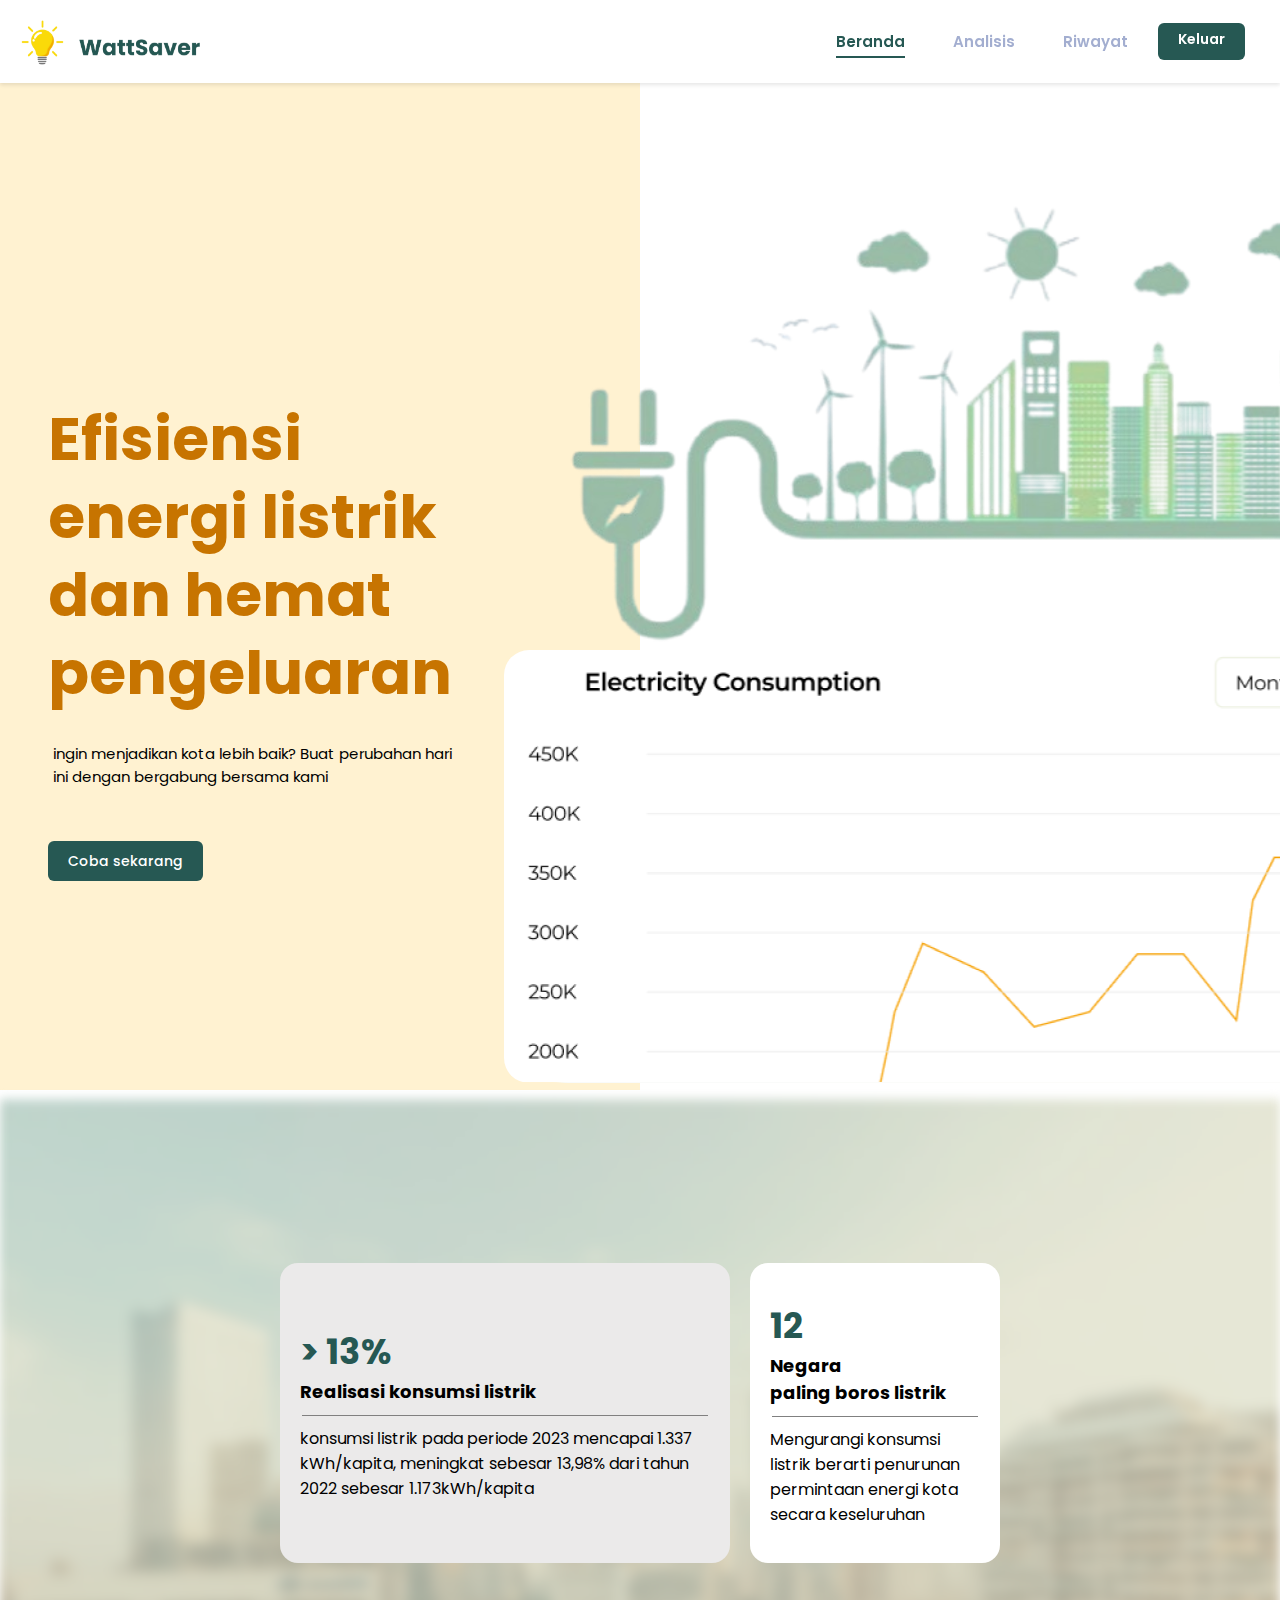
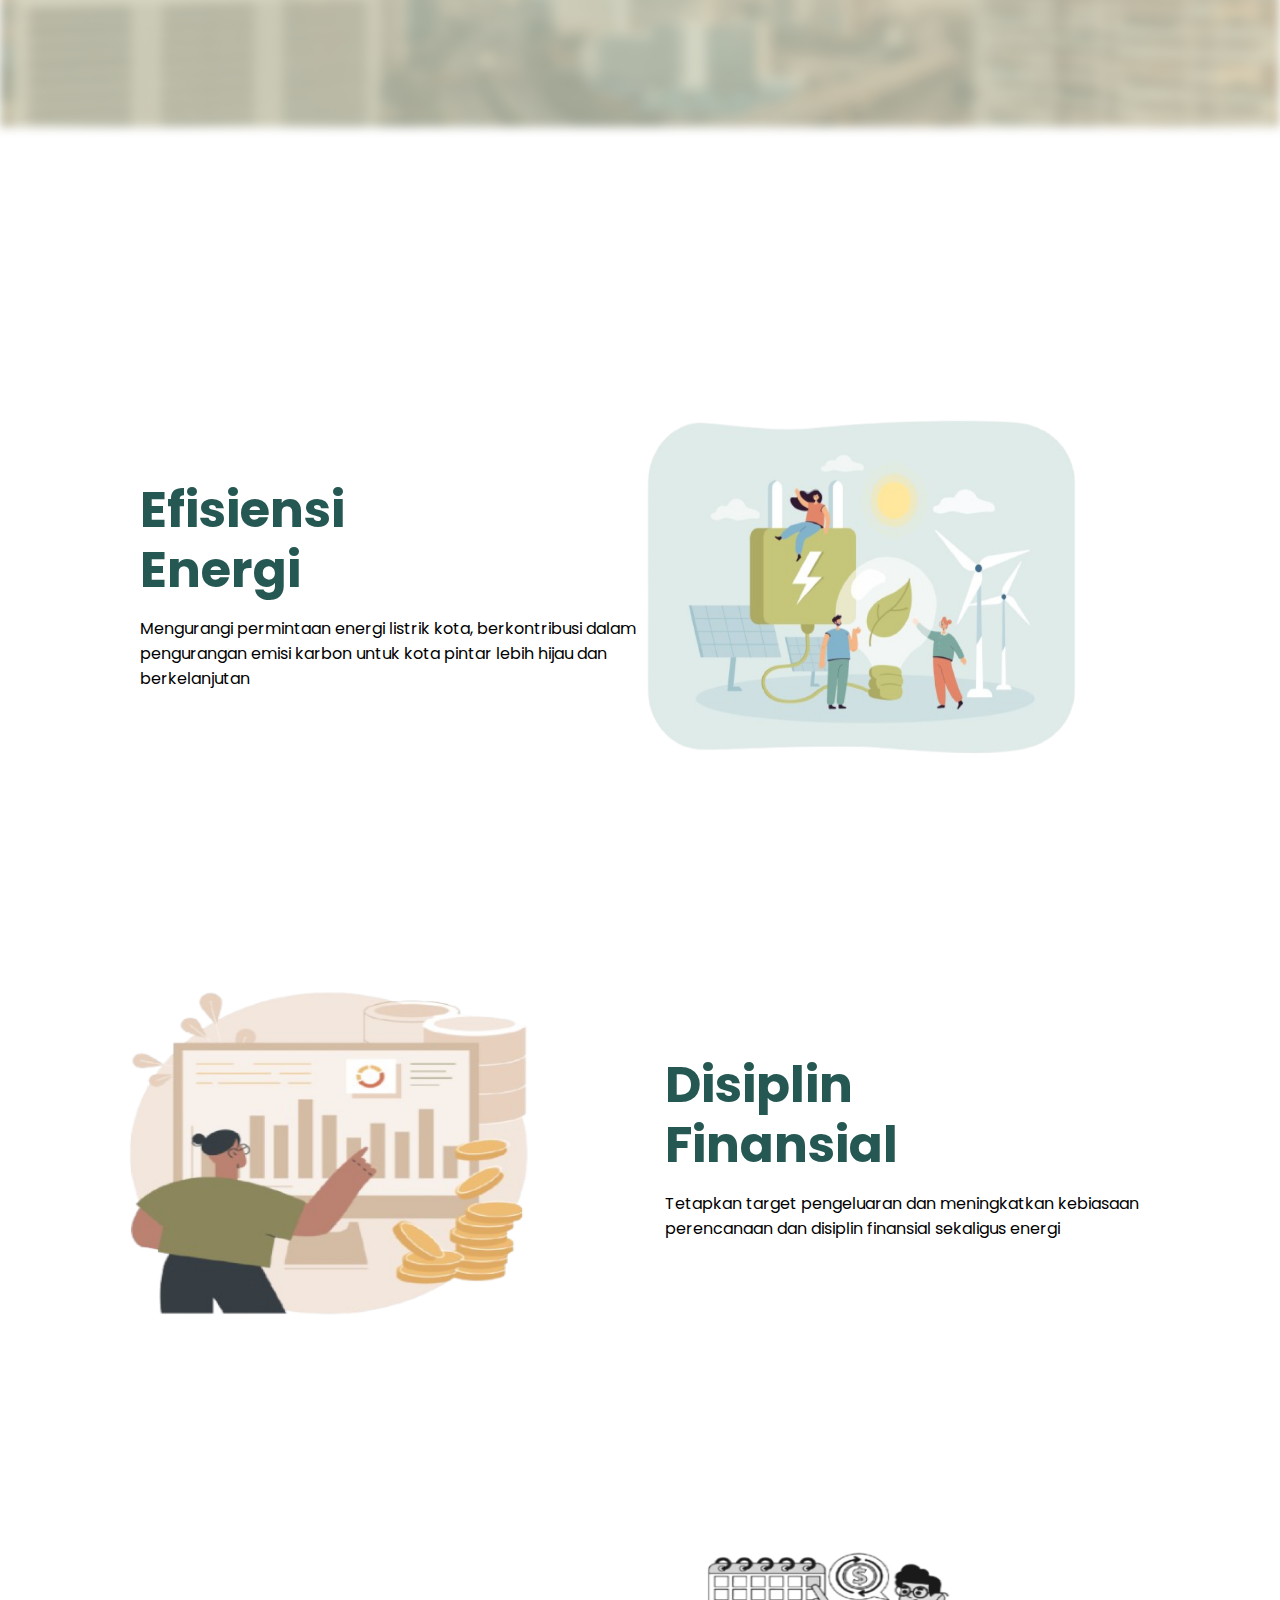
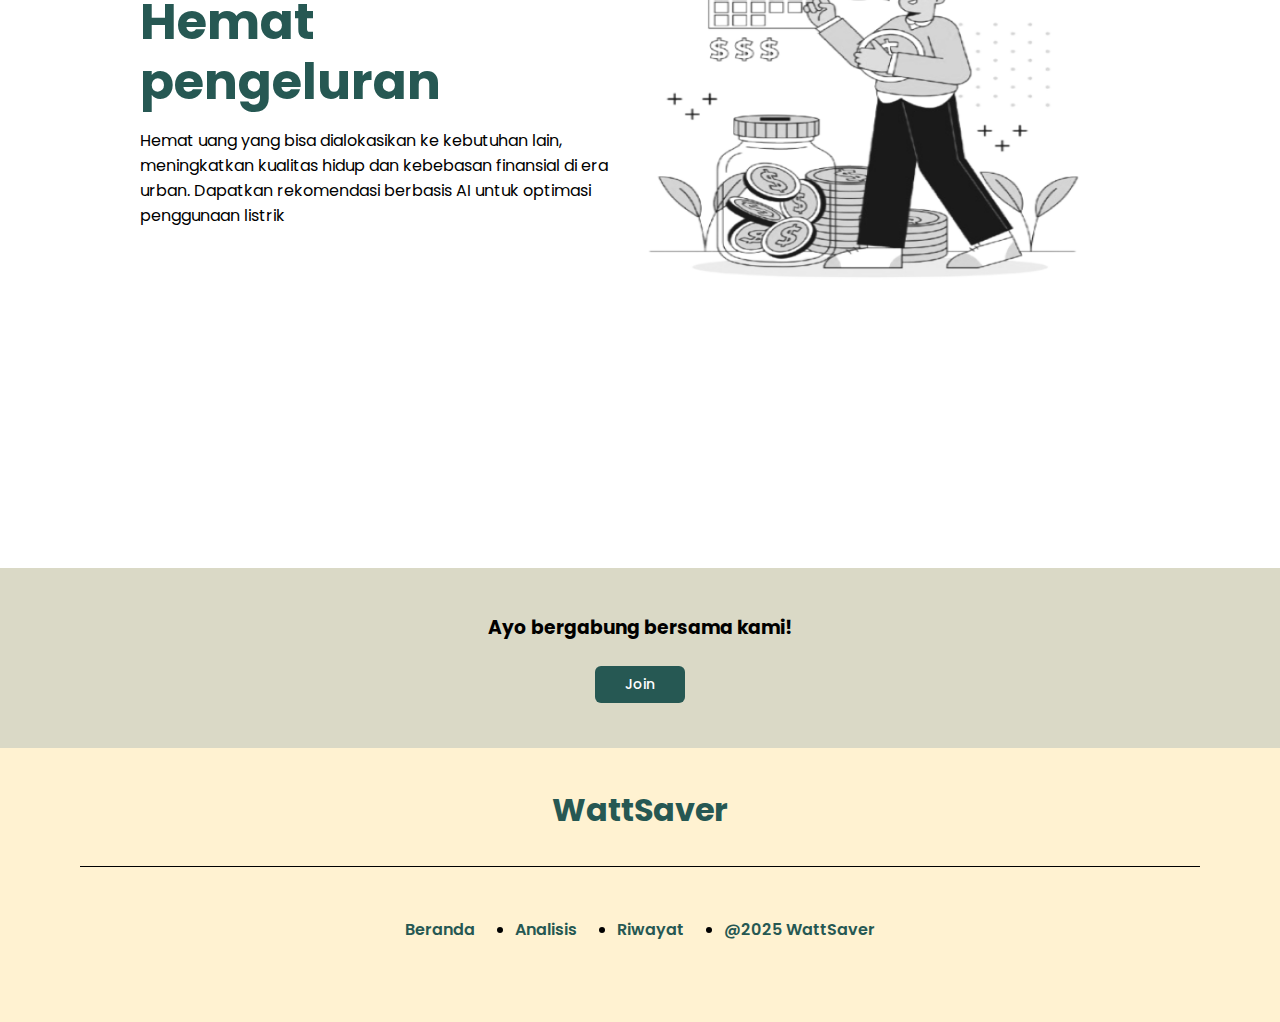
<file: index.html>
<!DOCTYPE html>
<html lang="en">
<head>
    <meta charset="UTF-8">
    <meta name="viewport" content="width=device-width, initial-scale=1.0">
    <!-- <script src="https://cdn.jsdelivr.net/npm/@tailwindcss/browser@4"></script> -->
    <title>Document</title>
    <link rel="stylesheet" href="../css/styles.css">
</head>
<body>
    <header>
        <nav class="navbar">
            <!-- not login -->
            <div class="navbar-guest" style="display:none;">
                <img src="..\assets\logo-nobg.png" alt="logo+icon" class="logo">
                <a href="html/login.html" class="btn-green" id="masuk">Masuk</a>
            </div>

            <!-- after login -->
            <div class="navbar-logged-in">
                <img src="..\assets\logo-nobg.png" alt="logo+icon" class="logo">
                <div class="nav-links">
                    <a href="index.html" data-page="beranda" class="active">Beranda</a>
                    <a href="../html/analisis.html" data-page="analisis">Analisis</a>
                    <a href="../html/history.html" data-page="history">Riwayat</a>
                </div>
                <a class="btn-green" id="keluar">Keluar</a>
            </div>
        </nav>

        <script src="navbar.js"></script>
    </header>
    

    <section id="coba-sekarang">

        <div class="try-grid-item-1">
            <h1>Efisiensi energi listrik dan hemat pengeluaran</h1>
            <p>ingin menjadikan kota lebih baik? Buat perubahan hari ini dengan bergabung bersama kami</p>
            <a href="html\login.html" class="btn-green" id="try-now">Coba sekarang</a>
        </div>

        <div class="try-grid-item-2">
            <img src="assets\green-nobg.png" alt="green-items">
            <img id="graph" src="assets\graph-electricity-promote.png" alt="graph-consumption">
        </div>

    </section>

    <div class="blur-bg">
        <section id="data-problem">
            <div class="data-explain">
                <h2>> 13%</h2>
                <h5>Realisasi konsumsi listrik</h5>
                <hr>
                <p>konsumsi listrik pada periode 2023 
                    mencapai 1.337 kWh/kapita, meningkat 
                    sebesar 13,98% dari tahun 2022 sebesar
                    1.173kWh/kapita</p>
            </div>
            
            <div class="data-explain">
                <h2>12</h2>
                <h5>Negara<br>paling boros listrik</h5>
                <hr>
                <p>Mengurangi konsumsi listrik berarti penurunan 
                    permintaan energi kota secara keseluruhan</p>
                </div>
         </section>
    </div>

    <section id="benefit">
        <div class="benefit-item">
            <div class="benefit-desc">
                <h1>Efisiensi Energi</h1>
                <p>Mengurangi permintaan energi listrik kota, berkontribusi dalam 
                    pengurangan emisi karbon untuk kota pintar lebih 
                    hijau dan berkelanjutan </p>
            </div>
            <img class='img-benefit' src="assets\efisiensi-pict.png" alt="efisiensi-pict">
        </div>

        <div class="benefit-item">
            <div div class="benefit-desc">
                <h1>Disiplin Finansial</h1>
                <p>Tetapkan target pengeluaran dan meningkatkan 
                    kebiasaan perencanaan dan disiplin finansial sekaligus energi </p>
            </div>
            <img class='img-benefit' src="assets\disiplin-pict.png" alt="efisiensi-pict">
        </div>

        <div class="benefit-item">
            <div class="benefit-desc">
                <h1>Hemat pengeluran</h1>
                <p>Hemat uang yang bisa dialokasikan ke kebutuhan lain, 
                    meningkatkan kualitas hidup dan kebebasan finansial di era urban. 
                    Dapatkan rekomendasi berbasis AI untuk optimasi penggunaan listrik </p>
            </div>
            <img class='img-benefit' src="assets\hemat-pict.png" alt="efisiensi-pict">
        </div>
        
    </section>

    <section id="join-us-section">
        <h3>Ayo bergabung bersama kami!</h3>
        <a href="html\login.html" id="join" class='btn-green'>Join</a>

    </section>


    <!-- <section id="home">
        <p>this is HOME</p>
    </section>
    <section id="dashboard">
        <p>this is DASHBOARD</p>
    </section>
    <section id="history">
        <p>this is HISTORY</p>
    </section> -->


    <footer id="footer">
        <h1>WattSaver</h1>
        <hr>
        <ul class="list">
                <a href="#beranda">Beranda</a>
            <li>
                <a href="#analisis">Analisis</a>
            </li>
            <li>
                <a href="#riwayat">Riwayat</a>
            </li>
            <li>
                <a href="#">@2025 WattSaver</a>
            </li>
        </ul>
    </footer>
</body>
    <script src="scripts\landingPage.js"></script>
</html>
</file>
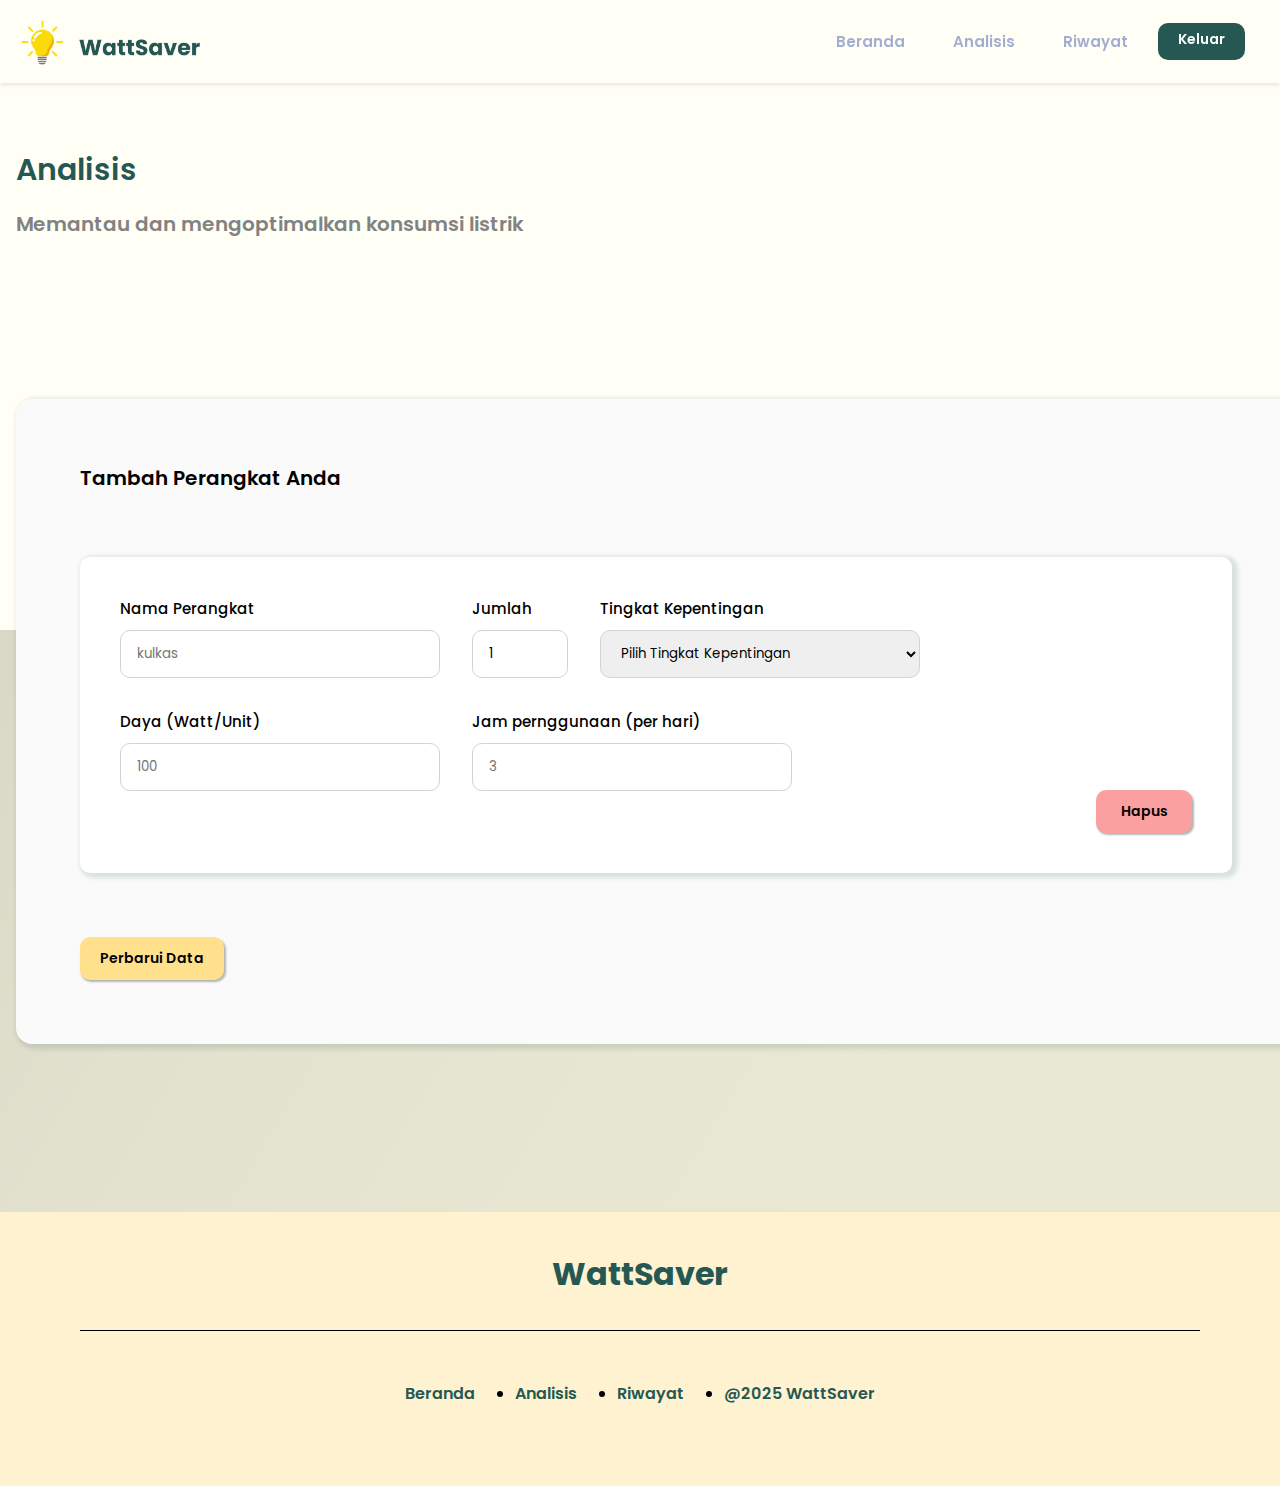
<file: html/edit.html>
<!DOCTYPE html>
<html lang="en">
<head>
    <meta charset="UTF-8">
    <meta name="viewport" content="width=device-width, initial-scale=1.0">
    <title>Document</title>
    <link rel="stylesheet" href="..\css\analisis.css">
    <link rel="stylesheet" href="..\css\edit.css">
</head>
<body>
    <header>
        <nav class="navbar">
            <!-- not login -->
            <div class="navbar-guest" style="display:none;">
                <img src="..\assets\logo-nobg.png" alt="logo+icon" class="logo">
                <a href="html\login.html" class="btn-green" id="masuk">Masuk</a>
            </div>
            
            <!-- after login -->
            <div class="navbar-logged-in">
                <img src="..\assets\logo-nobg.png" alt="logo+icon" class="logo">
                <div class="nav-links">
                    <a href="..\index.html" class="active">Beranda</a>
                    <a href="analisis.html">Analisis</a>
                    <a href="history.html">Riwayat</a>
                </div>
                <a class="btn-green" id="keluar">Keluar</a>
            </div>
        </nav>
        
        <script src="..\navbar.js"></script>
    </header>

    <section id="hero-section">
        <h1>Analisis</h1>
        <h4>Memantau dan mengoptimalkan konsumsi listrik</h4>
    </section>

    <!-- edit tambah perangkat -->
    <div class="container-box"  id="add-device-form">
        <h3>Tambah Perangkat Anda</h3>
        <div class="new-device">
            <!-- device name -->
            <div class="input-form">
                <label for="name-device">Nama Perangkat</label>
                <input type="text" placeholder="kulkas"></input>
            </div>

            <!-- jumlah device -->
            <div class="input-form" id="jml">
                <label for="jml-device">Jumlah</label>
                <input type="number" class="form-control-counter-input" value="1" min="1">
            </div>


            <!-- tingkat kepentingan -->
            <div class="input-form" id="jml">
                <label for="kepentingan">Tingkat Kepentingan</label>
                <select class="form-select" aria-label="Default select example">
                    <option selected>Pilih Tingkat Kepentingan</option>
                    <option value="1">Rendah (optional)</option>
                    <option value="2">Sedang (Important)</option>
                    <option value="3">Tinggi (Essential)</option>
                </select>
            </div>


            <!-- daya -->
            <div class="input-form">
                <label for="daya">Daya (Watt/Unit)</label>
                <input type="number" placeholder="100"></input>
            </div>

            <!-- jam penggunaan -->
            <div class="input-form">
                <label for="time-use">Jam pernggunaan (per hari)</label>
                <input type="number" placeholder="3"></input>
            </div>

            <!-- delete device -->
            <button id="delete-device-btn" class="btn-red">Hapus</button>
        </div>

        <!-- update device -->
        <button id="update-device-btn" class="btn-yellow">Perbarui Data</button>
    </div>

    <!-- footer -->
    <div style="height: 10rem;"></div>
    <footer id="footer">
        <h1>WattSaver</h1>
        <hr>
        <ul class="list">
                <a href="#beranda">Beranda</a>
            <li>
                <a href="#analisis">Analisis</a>
            </li>
            <li>
                <a href="#riwayat">Riwayat</a>
            </li>
            <li>
                <a href="#">@2025 WattSaver</a>
            </li>
        </ul>
    </footer>
    
    <script src="..\scripts\edit.js"></script>
</body>
</html>
</file>
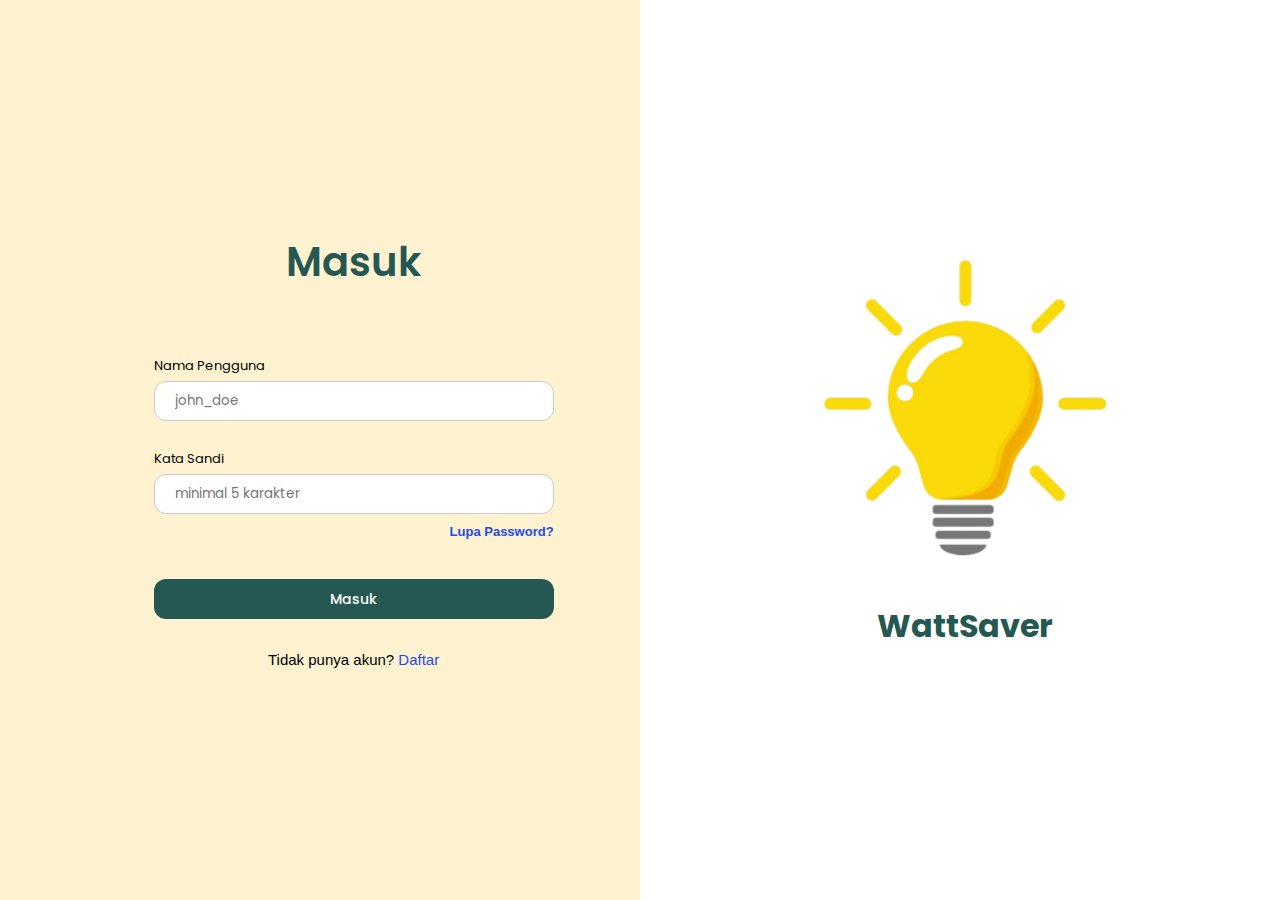
<file: html/login.html>
<!DOCTYPE html>
<html lang="en">
<head>
    <meta charset="UTF-8">
    <meta name="viewport" content="width=device-width, initial-scale=1.0">
    <title>Document</title>
    <link rel="stylesheet" href="../css/styles.css">
    <link rel="stylesheet" href="../css/auth.css">
    <!-- <script src="https://cdn.jsdelivr.net/npm/@tailwindcss/browser@4"></script> -->
</head>
<body>
    <div class="form-auth">
        <h1>Masuk</h1>
        <div class="in-form">
            <div class="input-login">
                <label class="label-auth" for="username">Nama Pengguna</label>
                <input type="text" placeholder="john_doe"></input>
            </div>

            <div class="input-login" id="password">
                <label class="label-auth" for="passoword">Kata Sandi</label>
                <input type="text" placeholder="minimal 5 karakter"></input>
                <a href="#">Lupa Password?</a>
            </div>

            <button id="login" type="submit" class="btn-green">Masuk</button>
            <p>Tidak punya akun? <a href="register.html">Daftar</a></p>
        </div>
        <!-- <a href="" class="btn-green">ini btn-green</a> -->
    </div>
    <div class="icon-lamp">
        <img src="../assets/icon-lamp-nobg.png" alt="no-lamp-logo">
        <h1>WattSaver</h1>
    </div>
</body>
</html>
</file>
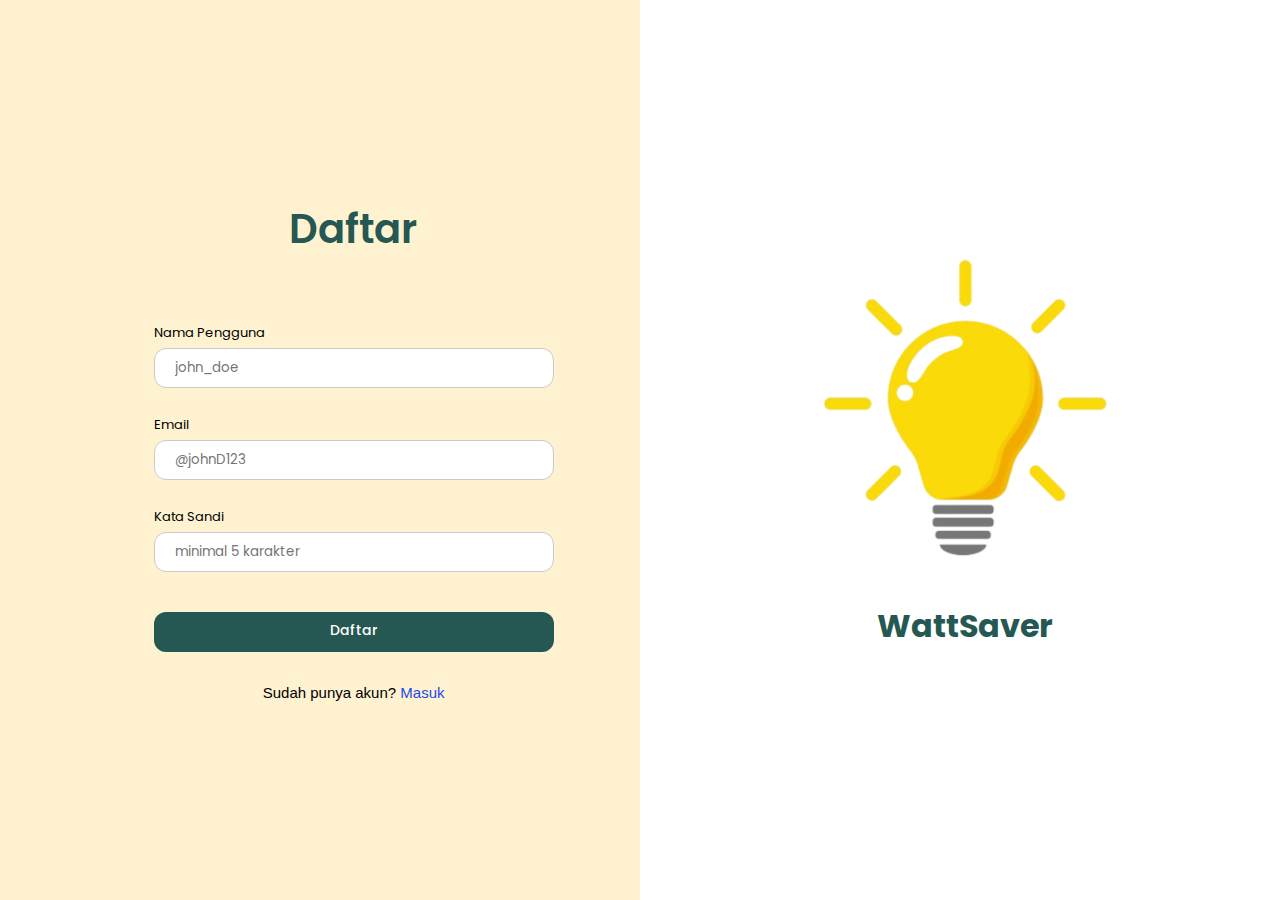
<file: html/register.html>
<!DOCTYPE html>
<html lang="en">
<head>
    <meta charset="UTF-8">
    <meta name="viewport" content="width=device-width, initial-scale=1.0">
    <title>Regist page</title>
    <link rel="stylesheet" href="../css/styles.css">
    <link rel="stylesheet" href="../css/auth.css">
</head>
<body>
    <div class="form-auth">
        <h1>Daftar</h1>
        <div class="in-form">

            <!-- username -->
            <div class="input-regist">
                <label class="label-auth" for="username">Nama Pengguna</label>
                <input type="text" placeholder="john_doe"></input>
            </div>
            
            <!-- Email -->
            <div class="input-regist">
                <label class="label-auth" for="username">Email</label>
                <input type="email" placeholder="@johnD123"></input>
            </div>

            <!-- password -->
            <div class="input-regist" id="password">
                <label class="label-auth" for="passoword">Kata Sandi</label>
                <input type="text" placeholder="minimal 5 karakter"></input>
            </div>

            <!-- sementra nav to dashboard utama -->
            <!-- <button id="register" class="btn-green">Daftar</button> -->
            <a href="../index.html"  id="register" class="btn-green" style="text-align: center;">Daftar</a>
            <p>Sudah punya akun? <a href="login.html">Masuk</a></p>
        </div>
        <!-- <a href="" class="btn-green">ini btn-green</a> -->
    </div>
    <div class="icon-lamp">
        <img src="../assets/icon-lamp-nobg.png" alt="no-lamp-logo">
        <h1>WattSaver</h1>
    </div>
</body>
</html>
</file>
<file: css/styles.css>
@import url('https://fonts.googleapis.com/css2?family=Poppins:ital,wght@0,100;0,200;0,300;0,400;0,500;0,600;0,700;0,800;0,900;1,100;1,200;1,300;1,400;1,500;1,600;1,700;1,800;1,900&display=swap');


*{
    padding: 0;
    margin: 0;
    scroll-behavior: smooth;
    text-decoration: none;
    border: none;
    outline: none;
    font-family: "Poppins";
    box-sizing: border-box;
    text-decoration: none;
    
    
    /* horizontal scroll off */
    /* max-width: 1400px; */
    /* margin: 0 auto;  */
    /*center cobasekarang*/
}
:root{
    --btn-green: #265853;
    --light-orange: #FFF2D1;
    --blue-link: #1E4AE9;
    /* --btn-green-light: #15786c; */
}
/* body{
    padding-left: 5em;
    padding-right: 5em;
} */
 body{
    max-width: 100vw;
    margin: 0 auto; 
    overflow-x: hidden;
 }

header{
    width: 100vw;
    max-width: none;
    /* background-color: rgba(#FFF2D1,0,0,1) ; */
    background-color: white;
    /* background: rgba(white, 0, 0, 1); */
    backdrop-filter: blur(2px);
    position: sticky;
    top: 0;
    left: 0;
    right: 0;
    z-index: 1000;
    box-shadow: 0 2px 4px rgba(0, 0, 0, 0.1);
    backdrop-filter: blur(10px);
}

.logo{
    width: 180px;
}

.navbar{
    display: flex;
    align-items: center;
    padding: 5px 20px;
    font-size: 15px;
    width: 100%;
    max-width: 1400px;
    margin: 0 auto; 
}

.navbar-guest{
    justify-content: space-between;
    align-items: center;
    display: flex;
}

/* navbar sudah LOGIN */
.navbar-logged-in, .navbar-guest{
    display: flex;
    justify-content: space-between;
    align-items: center;
    width: 100%;
    padding: 10px;
    padding-left: 0;
    padding-right: 0;
    box-sizing: border-box;

    align-items: center;
}
/* button & menu  */
.nav-links{
    display: flex;
    align-items: center;
    justify-items: center;
    gap: 18px;
    font-weight: 500;
    text-align: center;
    margin-left: auto;
    padding-top: 10px;
}

.navbar-logged-in a{
    text-decoration: none;
    /* color: #333; */
    color: #A3AED0;
    margin: 0 15px;
    font-weight: 600;
    border-bottom: 10px solid transparent;
    display: flex;
    align-items: center;
    justify-content: center;
}
  
.navbar-logged-in a:hover{
    color: var(--btn-green);
}
.navbar-logged-in a.active{
    color: var(--btn-green);
    text-decoration: underline;
    text-underline-offset: 9px;
    text-decoration-thickness: 2px;
}


#keluar{
    color: white;
    padding-bottom: 0;
    justify-content: center;
    align-items: center;
    text-decoration: none;
}

.btn-green{
    background-color: var(--btn-green);
    border-radius: 6px;
    padding: 6px;
    padding-left: 20px;
    padding-right: 20px;
    
    font-size: 14px;
    font-weight: 500;
    color: white;
    cursor: pointer;
    transition: var(--btn-green) 0.3s ease;
    border: none; /*remove border default*/
    min-width: 36px;
}
.btn-green:hover{
    background-color: black;
    box-shadow: 1.5px 2px 2px rgb(180, 182, 180);
} 

/* /////////////////// */
/* section coba-sekarang */
#coba-sekarang{
    padding-top: 6.25rem;
    display: grid;
    grid-template-columns: repeat(2, 1fr);
    align-items: center;
    min-height: 50vh;
    gap:2rem;

    position: relative;
    max-width: 1400px;
    margin: 0 auto;
    background: linear-gradient(90deg, #FFF2D1 50%, transparent 50%);
    padding-left: 3rem;
    /* position: relative; */

    /* background: linear-gradient(90deg, #FFF2D1 60%, transparent 40%); */
}

/* background grid 1 */
#coba-sekarang::before{
    content: '';
    position: absolute;
    top: 0;
    left: calc(-50vw + 50%); /* Dari center container ke edge kiri viewport */
    height: 100%;
    width: 50vw;
    background-color: var(--light-orange);
    z-index: -1;
    transition: opacity 0.9s ease-in-out;
    overflow: hidden;
}

#coba-sekarang h1{
    font-size: 60px;
    color: #C77400 ;
    line-height: 1.3;

    margin: 0 20px 30px 0px; /*atas, kanan, bawah, kiri*/
}
#coba-sekarang p{
    font-size: 15px;
    margin: 5px;
    margin-bottom: 60px;
    align-items: center;
}

.try-grid-item-1 a{
    padding: 10px;
    padding-left: 20px;
    padding-right: 20px;
}

.try-grid-item-2 .img{
    justify-self: end;
    display: flex;
    align-items: flex-end;
    flex-direction: column;

    gap: 1rem;
    /* max-width: 30%; */
    padding-left: 3em;
    padding-right: 5em;
    border-radius: 10px;
    overflow: hidden;
    width: 90px;
    

    max-width: 1400px;
    margin: 0 auto; 
}
#graph{
    border-radius: 25px;
}

/* /////////////////// */
/* section data-problem */

.blur-bg{
    min-height: 70vh;
    position: relative;
    margin-bottom: 18rem;
    margin-top: 8px;
    align-items: center;
}
.blur-bg::before{
    content: '';
    position: absolute;
    left: 0;

    /* override body max 1400px */
    width: 100vw;
    height: 100%;
    left:50%;
    transform: translateX(-50%);
    background: url('../assets/benefit-bg.png');
    background-position: center;
    background-size: cover;
    background-repeat: no-repeat;

    filter: blur(5px);
    z-index: 0;
}

#data-problem{
    position: relative;
    z-index: 2;
    display: flex;
    min-height: 70vh;
    justify-content: center;
    align-items: center;
}

.data-explain{
    background-color: white;
    margin: 10px;
    padding: 20px;
    border-radius: 18px;
    align-content: center;
}
.data-explain h2{
    font-size: 35px;
    color: var(--btn-green);
}
.data-explain h5{
    font-size: 18px;
}

/* line */
.data-explain hr{
    border: none;
    border-top: 1px solid gray;
    margin: 10px 2px 10px 2px;
}


/* /////////////////// */
/* section benefit */
#benefit{

    max-width: 1400px;
    width: 100%;
    margin: 0 auto;
    min-height: 100vh;
    gap:2rem;
    margin-bottom: 8rem;
    
    display: flex;
    flex-direction: column;
    align-items: center;
    min-height: 100vh;
    /* margin: 0 auto; */
}

.benefit-item{
    display: grid;
    flex-direction: column;
    grid-template-columns: repeat(2, 1fr);
    align-items: center;
    margin-bottom: 10rem;
}



.benefit-desc{
    width: 500px;
}

.benefit-desc h1{
    font-size: 50px;
    width: 100px;
    line-height: 1.2;
    color: var(--btn-green);
    margin-bottom: 1rem;
}

.img-benefit{
    width: 440px;
    height: 340px;
}

/* /////////////////// */
/* section join us */
#join-us-section{
    display: flex;
    flex-direction: column;
    text-align: center;
    justify-content: center;
    
    background-color: #DAD9C6;
    min-height: 20vh;
    width: 100vw;
    max-width: none;
    position: relative;

    left: 50%;
    margin-left: -50vw;
}

#join-us-section h3{
    margin-bottom: 1.5rem;
}

#join-us-section #join{
    width: auto;
    margin: 0 auto;
    padding: 8px 30px;
}

/* /////////////////// */
/* section footer */
#footer{
    background-color: var(--light-orange);
    width: 100vw;
    max-width: none;
    position: relative;
    left: 50%;
    margin-left: -50vw;

    padding: 30px;
    min-height: 30vh;

    display: flex;
    flex-direction: column;
    align-items: center;
}
#footer h1{
    margin: 8px;
    margin-bottom: 2rem;
    color: var(--btn-green);
}

#footer hr{
    border: none;
    border-top: 1px solid black;
    width: 70rem;
    margin-bottom: 50px;
    /* margin: 10px 2px 10px 2px; */
}

#footer .list{
    text-decoration: none;
    display: flex;
    flex-direction: row;
    gap: 40px;
}

#footer .list a{
    text-decoration: none;
    font-weight: 600;
    color: var(--btn-green);
    margin-bottom: 50px;
}
</file>
<file: css/auth.css>
*{
    padding: 0;
    margin: 0;
    scroll-behavior: smooth;
    text-decoration: none;
    border: none;
    outline: none;
    font-family: "Poppins";
    box-sizing: border-box;
    text-decoration: none;
}
:root{
    --btn-green: #265853;
    --light-orange: #FFF2D1;
    --blue-link: #1E4AE9;
    /* --btn-green-light: #15786c; */
    --semi-bold : 560;
}

body{
    background: linear-gradient(to right, var(--light-orange) 50%, white 50%);
    height: 100vh;
    width: 100vw;
    max-width: 100vw;
    margin: 0;
    padding: 0;

    display: grid;
    grid-template-columns: 50vw 50vw;
    align-items: center;
}

.form-auth{
    grid-column: 1;
    justify-self: center;
    width: 100%;
    max-width: 400px;
    padding: 0px;

    text-align: center;
    margin: 0;
    margin-right: auto;
    margin-left: 12vw;
}

.form-auth h1{
    text-align: center;
    font-weight: var(--semi-bold);
    font-size: 40px;
    color: var(--btn-green);
    margin-bottom: 4rem;
}
.form-auth .in-form{
    display: flex;
    justify-content: left;
    flex-direction: column;
}

.in-form label{
    display: flex;
    flex-direction: column;
    text-align: left;
    /* padding-left: 8rem; */
    font-size: 13px;
    margin-bottom: 5px;
}
.in-form input{
    justify-self: left;
    border-radius: 12px;
    height: 2.5rem;
    width: 100%;
    border: rgb(203, 201, 201) 0.5px solid;

    /* padding */
    padding-left: 1.3rem;
    transition: all 0.2s ease;
}
.in-form input:focus{
    border: var(--btn-green) 1px solid;
    outline: none;
    box-shadow: 0 0 0 2px rgba(74, 132, 126, 0.3);
    background-color: #fafafa;
    
}
.in-form input:focus::placeholder{
    opacity: 0.3;
}



.form-auth .in-form .input-login, 
.form-auth .in-form .input-regist{
    margin-bottom: 1.7rem;
}


#login, #register{
    height: 2.5rem;
    border-radius: 12px;
    padding-top: 0.5rem;
}
#password{
    margin-bottom: 2.5rem;
}
#password a{
    display: flex;
    font-size: 13px;
    font-weight: 550;
    font-family: Arial;
    color: var(--blue-link);

    text-align: right;
    justify-content: flex-end;
    margin-top: 10px;
}
.in-form p{
    font-family: Arial;
    font-size: 15px;
    font-weight: 450;
    
    margin-top: 2rem;
}
.in-form p a{
    color: var(--blue-link);
    font-family: Arial;
    font-size: 15px;
    font-weight: 500;
}

/* KANAN :  ICON */
.icon-lamp{
    grid-column: 2;
    justify-self: center;
    
    display: flex;
    flex-direction: column;
    align-items: center;
    margin-left: 10px;
    padding: 20px;
}

.icon-lamp img{
    margin-bottom: 2rem;
    width: 22rem;
}
.icon-lamp img:hover{
    transform: scale(1.1);
}

.icon-lamp h1{
    color: var(--btn-green);
}
</file>
